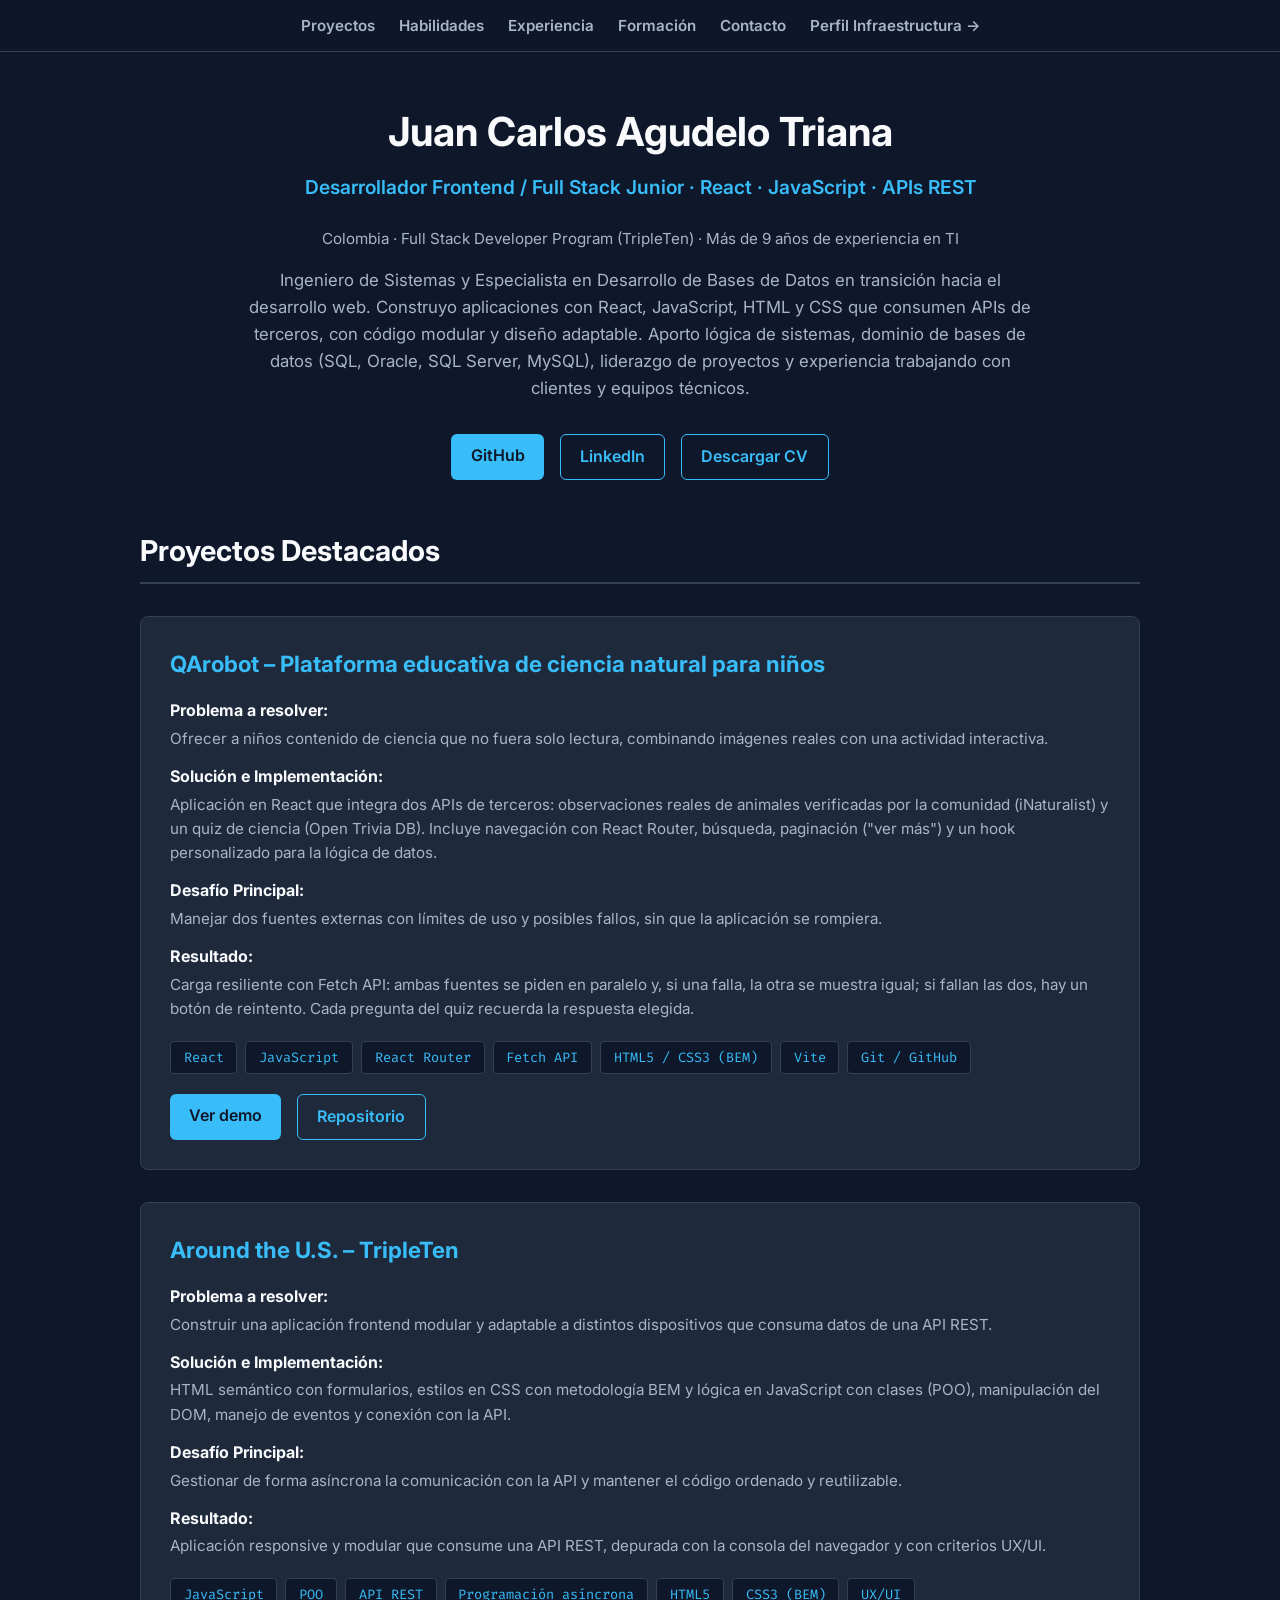
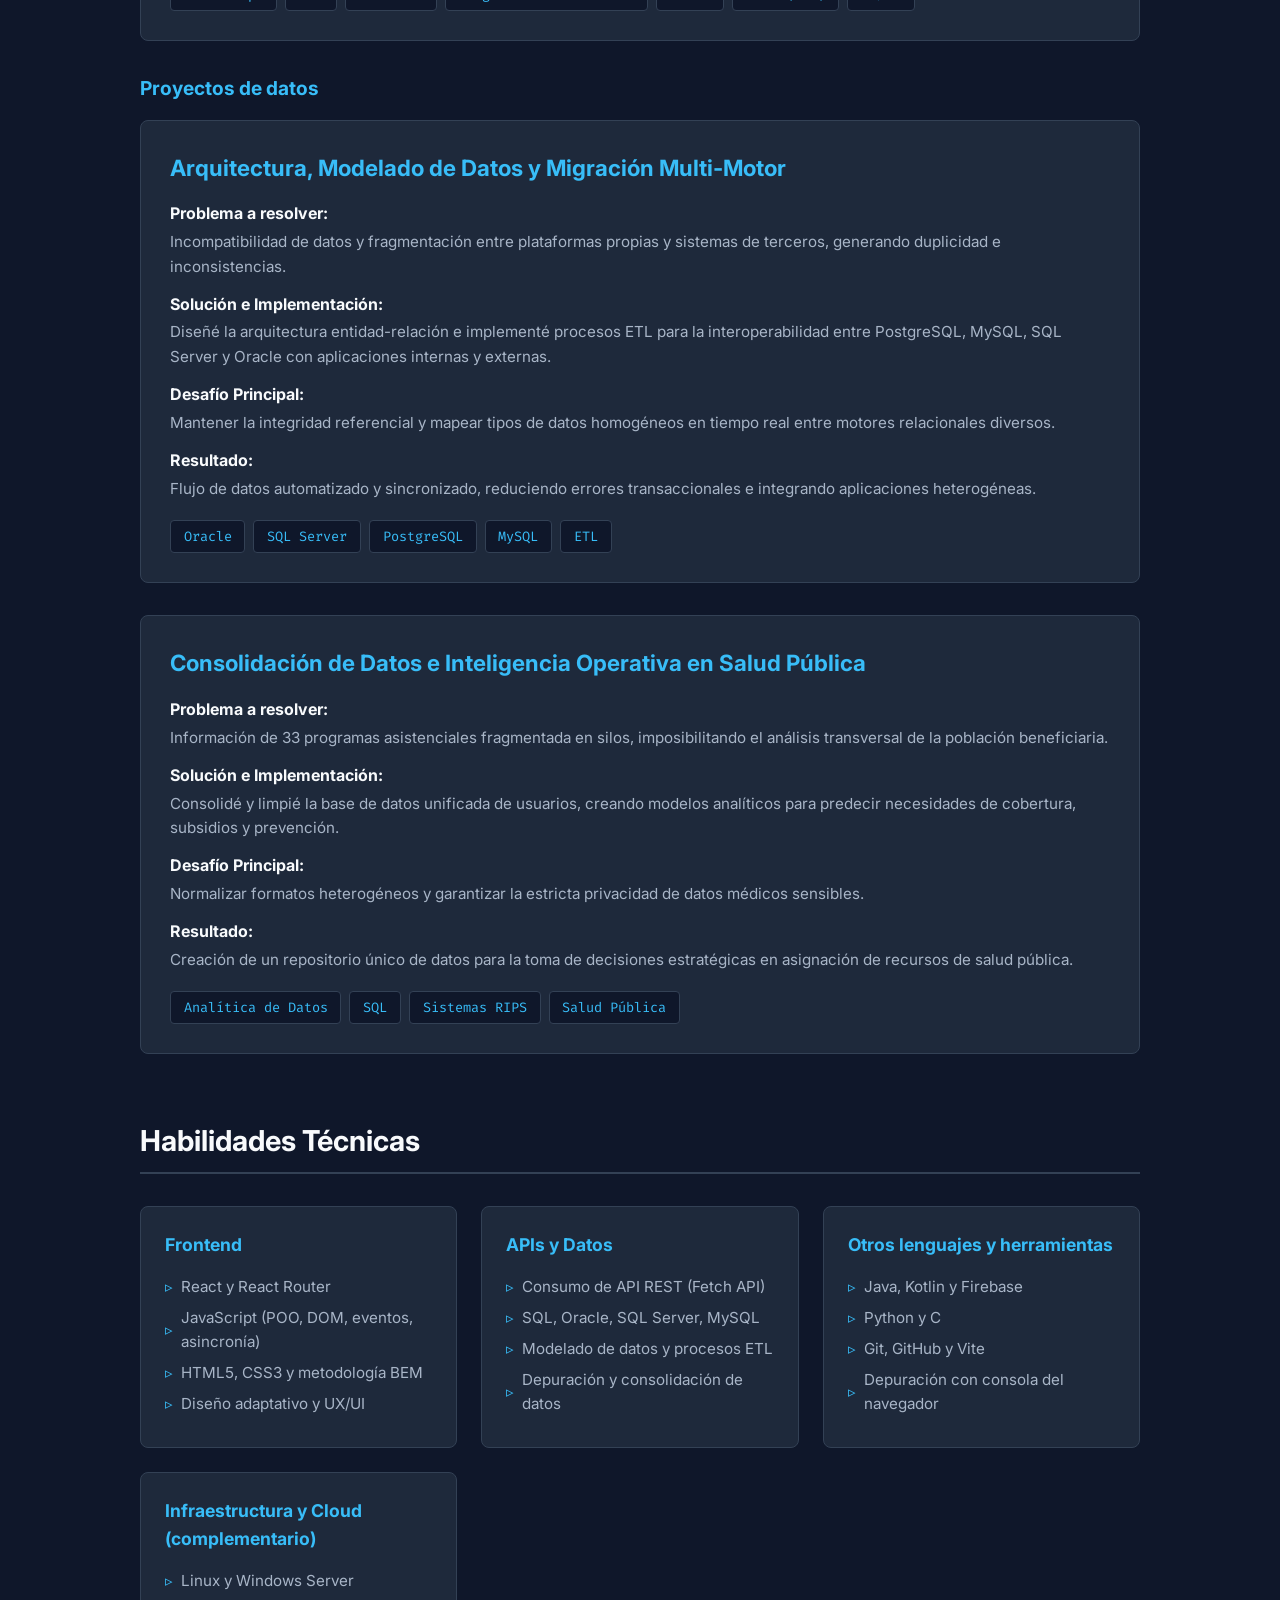
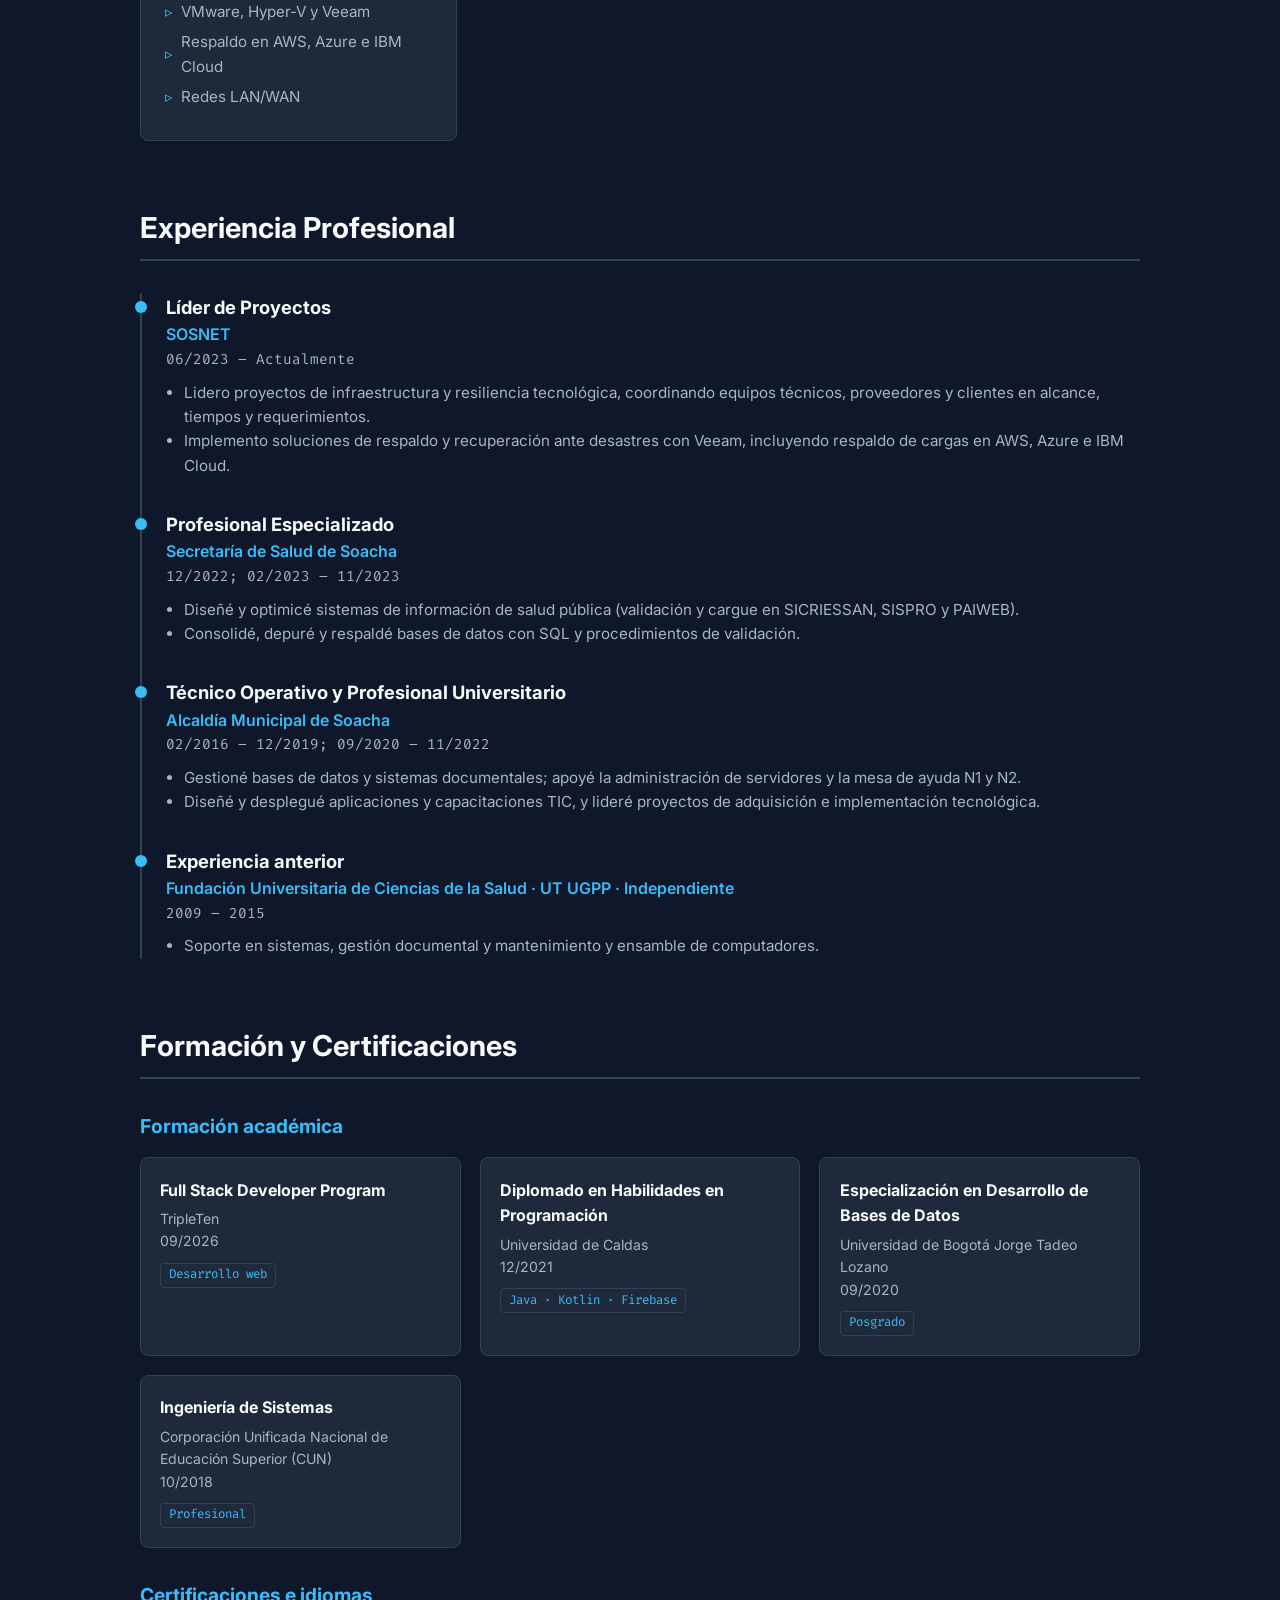
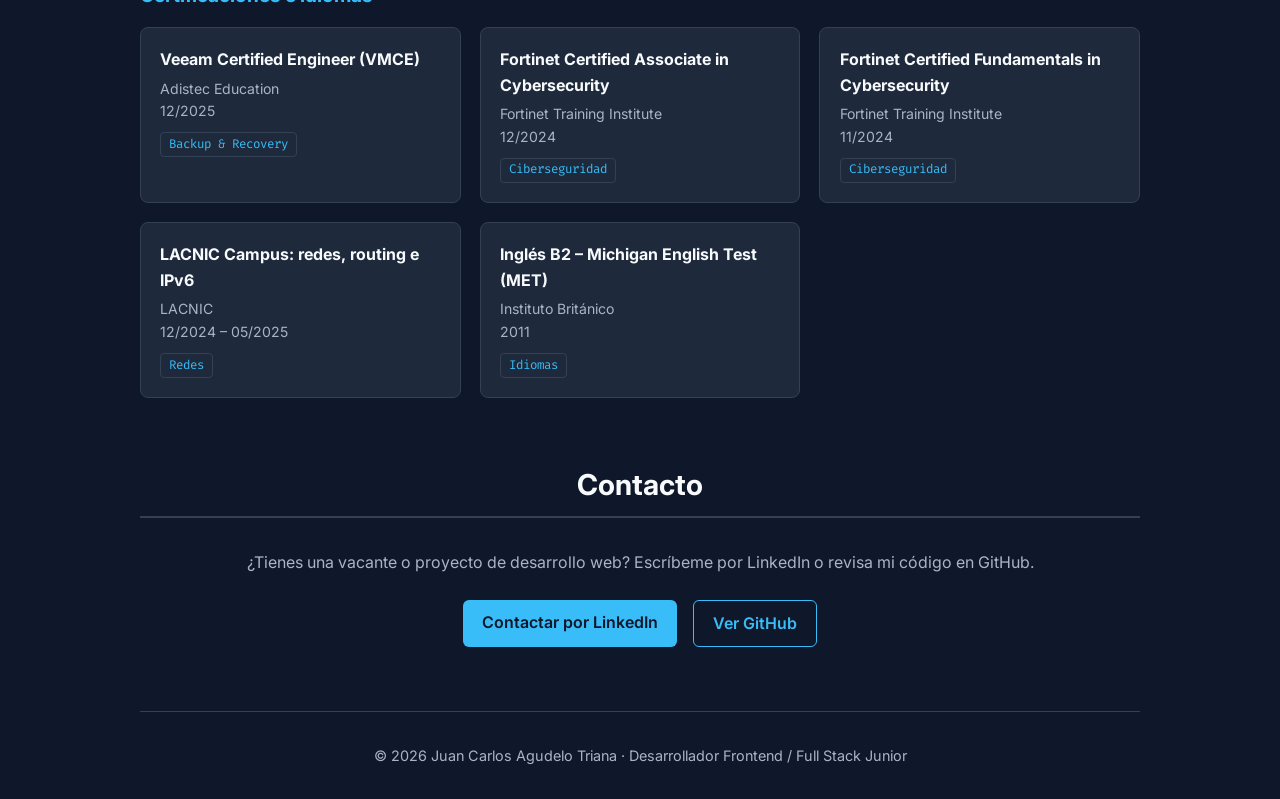
<file: index.html>
<!DOCTYPE html>
<html lang="es">
<head>
    <meta charset="UTF-8">
    <meta name="viewport" content="width=device-width, initial-scale=1.0">
    <title>Juan Carlos Agudelo Triana | Desarrollador Frontend / Full Stack Junior</title>
    <meta name="description" content="Portafolio de Juan Carlos Agudelo Triana, Desarrollador Frontend / Full Stack Junior con React, JavaScript, APIs REST y bases de datos. Ingeniero de Sistemas y Especialista en Desarrollo de Bases de Datos.">
    <meta name="author" content="Juan Carlos Agudelo Triana">
    <meta name="theme-color" content="#0f172a">
    <meta property="og:type" content="website">
    <meta property="og:title" content="Juan Carlos Agudelo Triana | Desarrollador Frontend / Full Stack Junior">
    <meta property="og:description" content="React, JavaScript, APIs REST y bases de datos. Proyecto destacado: QArobot.">
    <link rel="icon" href="data:image/svg+xml,%3Csvg xmlns='http://www.w3.org/2000/svg' viewBox='0 0 64 64'%3E%3Crect width='64' height='64' rx='12' fill='%230f172a'/%3E%3Ctext x='32' y='42' font-family='monospace' font-size='28' font-weight='700' fill='%2338bdf8' text-anchor='middle'%3EJA%3C/text%3E%3C/svg%3E">
    <link rel="preconnect" href="https://fonts.googleapis.com">
    <link href="https://fonts.googleapis.com/css2?family=Inter:wght@300;400;600;700&family=Fira+Code:wght@400;600&display=swap" rel="stylesheet">
    <link rel="stylesheet" href="styles.css">
</head>
<body>
    <a class="skip-link" href="#proyectos">Saltar al contenido</a>

    <nav class="topnav" aria-label="Navegación principal">
        <ul>
            <li><a href="#proyectos">Proyectos</a></li>
            <li><a href="#habilidades">Habilidades</a></li>
            <li><a href="#experiencia">Experiencia</a></li>
            <li><a href="#formacion">Formación</a></li>
            <li><a href="#contacto">Contacto</a></li>
            <li><a href="infraestructura.html">Perfil Infraestructura →</a></li>
        </ul>
    </nav>

    <header>
        <h1>Juan Carlos Agudelo Triana</h1>
        <p class="subtitle">Desarrollador Frontend / Full Stack Junior · React · JavaScript · APIs REST</p>
        <p class="location">Colombia · Full Stack Developer Program (TripleTen) · Más de 9 años de experiencia en TI</p>
        <p class="bio-summary">
            Ingeniero de Sistemas y Especialista en Desarrollo de Bases de Datos en transición hacia el desarrollo web. Construyo aplicaciones con React, JavaScript, HTML y CSS que consumen APIs de terceros, con código modular y diseño adaptable. Aporto lógica de sistemas, dominio de bases de datos (SQL, Oracle, SQL Server, MySQL), liderazgo de proyectos y experiencia trabajando con clientes y equipos técnicos.
        </p>
        <div class="social-links">
            <a href="https://github.com/Jnox925" target="_blank" rel="noopener noreferrer" class="btn">GitHub</a>
            <a href="https://www.linkedin.com/in/juan-carlos-agudelo-triana-115051198" target="_blank" rel="noopener noreferrer" class="btn btn-outline">LinkedIn</a>
            <!-- Agrega tu CV en PDF a esta carpeta con este nombre -->
            <a href="CV_Juan_Agudelo_Desarrollo_Web.pdf" download class="btn btn-outline">Descargar CV</a>
        </div>
    </header>

    <main>
        <section id="proyectos">
            <h2>Proyectos Destacados</h2>
            <div class="project-card">
                <h3 class="project-title">QArobot – Plataforma educativa de ciencia natural para niños</h3>
                <div class="project-block"><strong>Problema a resolver:</strong><p>Ofrecer a niños contenido de ciencia que no fuera solo lectura, combinando imágenes reales con una actividad interactiva.</p></div>
                <div class="project-block"><strong>Solución e Implementación:</strong><p>Aplicación en React que integra dos APIs de terceros: observaciones reales de animales verificadas por la comunidad (iNaturalist) y un quiz de ciencia (Open Trivia DB). Incluye navegación con React Router, búsqueda, paginación ("ver más") y un hook personalizado para la lógica de datos.</p></div>
                <div class="project-block"><strong>Desafío Principal:</strong><p>Manejar dos fuentes externas con límites de uso y posibles fallos, sin que la aplicación se rompiera.</p></div>
                <div class="project-block"><strong>Resultado:</strong><p>Carga resiliente con Fetch API: ambas fuentes se piden en paralelo y, si una falla, la otra se muestra igual; si fallan las dos, hay un botón de reintento. Cada pregunta del quiz recuerda la respuesta elegida.</p></div>
                <div class="tags"><span class="tag">React</span><span class="tag">JavaScript</span><span class="tag">React Router</span><span class="tag">Fetch API</span><span class="tag">HTML5 / CSS3 (BEM)</span><span class="tag">Vite</span><span class="tag">Git / GitHub</span></div>
                <div class="social-links project-links">
                    <a href="https://bdnox.strangled.net/projects" target="_blank" rel="noopener noreferrer" class="btn">Ver demo</a>
                    <a href="https://github.com/Jnox925/QArobot" target="_blank" rel="noopener noreferrer" class="btn btn-outline">Repositorio</a>
                </div>
            </div>

            <div class="project-card">
                <h3 class="project-title">Around the U.S. – TripleTen</h3>
                <div class="project-block"><strong>Problema a resolver:</strong><p>Construir una aplicación frontend modular y adaptable a distintos dispositivos que consuma datos de una API REST.</p></div>
                <div class="project-block"><strong>Solución e Implementación:</strong><p>HTML semántico con formularios, estilos en CSS con metodología BEM y lógica en JavaScript con clases (POO), manipulación del DOM, manejo de eventos y conexión con la API.</p></div>
                <div class="project-block"><strong>Desafío Principal:</strong><p>Gestionar de forma asíncrona la comunicación con la API y mantener el código ordenado y reutilizable.</p></div>
                <div class="project-block"><strong>Resultado:</strong><p>Aplicación responsive y modular que consume una API REST, depurada con la consola del navegador y con criterios UX/UI.</p></div>
                <div class="tags"><span class="tag">JavaScript</span><span class="tag">POO</span><span class="tag">API REST</span><span class="tag">Programación asíncrona</span><span class="tag">HTML5</span><span class="tag">CSS3 (BEM)</span><span class="tag">UX/UI</span></div>
                <!-- Agregar aquí botones "Ver demo" y "Repositorio" cuando tengas los enlaces -->
            </div>

            <h3 class="subhead">Proyectos de datos</h3>
            <div class="project-card">
                <h3 class="project-title">Arquitectura, Modelado de Datos y Migración Multi-Motor</h3>
                <div class="project-block">
                    <strong>Problema a resolver:</strong>
                    <p>Incompatibilidad de datos y fragmentación entre plataformas propias y sistemas de terceros, generando duplicidad e inconsistencias.</p>
                </div>
                <div class="project-block">
                    <strong>Solución e Implementación:</strong>
                    <p>Diseñé la arquitectura entidad-relación e implementé procesos ETL para la interoperabilidad entre PostgreSQL, MySQL, SQL Server y Oracle con aplicaciones internas y externas.</p>
                </div>
                <div class="project-block">
                    <strong>Desafío Principal:</strong>
                    <p>Mantener la integridad referencial y mapear tipos de datos homogéneos en tiempo real entre motores relacionales diversos.</p>
                </div>
                <div class="project-block">
                    <strong>Resultado:</strong>
                    <p>Flujo de datos automatizado y sincronizado, reduciendo errores transaccionales e integrando aplicaciones heterogéneas.</p>
                </div>
                <div class="tags">
                    <span class="tag">Oracle</span>
                    <span class="tag">SQL Server</span>
                    <span class="tag">PostgreSQL</span>
                    <span class="tag">MySQL</span>
                    <span class="tag">ETL</span>
                </div>
            </div>

            <div class="project-card">
                <h3 class="project-title">Consolidación de Datos e Inteligencia Operativa en Salud Pública</h3>
                <div class="project-block">
                    <strong>Problema a resolver:</strong>
                    <p>Información de 33 programas asistenciales fragmentada en silos, imposibilitando el análisis transversal de la población beneficiaria.</p>
                </div>
                <div class="project-block">
                    <strong>Solución e Implementación:</strong>
                    <p>Consolidé y limpié la base de datos unificada de usuarios, creando modelos analíticos para predecir necesidades de cobertura, subsidios y prevención.</p>
                </div>
                <div class="project-block">
                    <strong>Desafío Principal:</strong>
                    <p>Normalizar formatos heterogéneos y garantizar la estricta privacidad de datos médicos sensibles.</p>
                </div>
                <div class="project-block">
                    <strong>Resultado:</strong>
                    <p>Creación de un repositorio único de datos para la toma de decisiones estratégicas en asignación de recursos de salud pública.</p>
                </div>
                <div class="tags">
                    <span class="tag">Analítica de Datos</span>
                    <span class="tag">SQL</span>
                    <span class="tag">Sistemas RIPS</span>
                    <span class="tag">Salud Pública</span>
                </div>
            </div>
        </section>

        <section id="habilidades">
            <h2>Habilidades Técnicas</h2>
            <div class="skills-grid"><div class="skill-category"><h3>Frontend</h3><ul><li>React y React Router</li><li>JavaScript (POO, DOM, eventos, asincronía)</li><li>HTML5, CSS3 y metodología BEM</li><li>Diseño adaptativo y UX/UI</li></ul></div><div class="skill-category"><h3>APIs y Datos</h3><ul><li>Consumo de API REST (Fetch API)</li><li>SQL, Oracle, SQL Server, MySQL</li><li>Modelado de datos y procesos ETL</li><li>Depuración y consolidación de datos</li></ul></div><div class="skill-category"><h3>Otros lenguajes y herramientas</h3><ul><li>Java, Kotlin y Firebase</li><li>Python y C</li><li>Git, GitHub y Vite</li><li>Depuración con consola del navegador</li></ul></div><div class="skill-category"><h3>Infraestructura y Cloud (complementario)</h3><ul><li>Linux y Windows Server</li><li>VMware, Hyper-V y Veeam</li><li>Respaldo en AWS, Azure e IBM Cloud</li><li>Redes LAN/WAN</li></ul></div></div>
        </section>

        <section id="experiencia">
            <h2>Experiencia Profesional</h2>
            <div class="timeline"><div class="job"><h3>Líder de Proyectos</h3><p class="org">SOSNET</p><p class="period">06/2023 – Actualmente</p><ul><li>Lidero proyectos de infraestructura y resiliencia tecnológica, coordinando equipos técnicos, proveedores y clientes en alcance, tiempos y requerimientos.</li><li>Implemento soluciones de respaldo y recuperación ante desastres con Veeam, incluyendo respaldo de cargas en AWS, Azure e IBM Cloud.</li></ul></div><div class="job"><h3>Profesional Especializado</h3><p class="org">Secretaría de Salud de Soacha</p><p class="period">12/2022; 02/2023 – 11/2023</p><ul><li>Diseñé y optimicé sistemas de información de salud pública (validación y cargue en SICRIESSAN, SISPRO y PAIWEB).</li><li>Consolidé, depuré y respaldé bases de datos con SQL y procedimientos de validación.</li></ul></div><div class="job"><h3>Técnico Operativo y Profesional Universitario</h3><p class="org">Alcaldía Municipal de Soacha</p><p class="period">02/2016 – 12/2019; 09/2020 – 11/2022</p><ul><li>Gestioné bases de datos y sistemas documentales; apoyé la administración de servidores y la mesa de ayuda N1 y N2.</li><li>Diseñé y desplegué aplicaciones y capacitaciones TIC, y lideré proyectos de adquisición e implementación tecnológica.</li></ul></div><div class="job"><h3>Experiencia anterior</h3><p class="org">Fundación Universitaria de Ciencias de la Salud · UT UGPP · Independiente</p><p class="period">2009 – 2015</p><ul><li>Soporte en sistemas, gestión documental y mantenimiento y ensamble de computadores.</li></ul></div></div>
        </section>

        <section id="formacion">
            <h2>Formación y Certificaciones</h2>
            <h3 class="subhead">Formación académica</h3>
            <div class="cards-grid"><div class="mini-card"><h3>Full Stack Developer Program</h3><p class="meta">TripleTen<br>09/2026</p><span class="badge">Desarrollo web</span></div><div class="mini-card"><h3>Diplomado en Habilidades en Programación</h3><p class="meta">Universidad de Caldas<br>12/2021</p><span class="badge">Java · Kotlin · Firebase</span></div><div class="mini-card"><h3>Especialización en Desarrollo de Bases de Datos</h3><p class="meta">Universidad de Bogotá Jorge Tadeo Lozano<br>09/2020</p><span class="badge">Posgrado</span></div><div class="mini-card"><h3>Ingeniería de Sistemas</h3><p class="meta">Corporación Unificada Nacional de Educación Superior (CUN)<br>10/2018</p><span class="badge">Profesional</span></div></div>
            <h3 class="subhead">Certificaciones e idiomas</h3>
            <div class="cards-grid"><div class="mini-card"><h3>Veeam Certified Engineer (VMCE)</h3><p class="meta">Adistec Education<br>12/2025</p><span class="badge">Backup & Recovery</span></div><div class="mini-card"><h3>Fortinet Certified Associate in Cybersecurity</h3><p class="meta">Fortinet Training Institute<br>12/2024</p><span class="badge">Ciberseguridad</span></div><div class="mini-card"><h3>Fortinet Certified Fundamentals in Cybersecurity</h3><p class="meta">Fortinet Training Institute<br>11/2024</p><span class="badge">Ciberseguridad</span></div><div class="mini-card"><h3>LACNIC Campus: redes, routing e IPv6</h3><p class="meta">LACNIC<br>12/2024 – 05/2025</p><span class="badge">Redes</span></div><div class="mini-card"><h3>Inglés B2 – Michigan English Test (MET)</h3><p class="meta">Instituto Británico<br>2011</p><span class="badge">Idiomas</span></div></div>
        </section>

        <section id="contacto" class="contact">
            <h2>Contacto</h2>
            <p>¿Tienes una vacante o proyecto de desarrollo web? Escríbeme por LinkedIn o revisa mi código en GitHub.</p>
            <div class="social-links">
                <a href="https://www.linkedin.com/in/juan-carlos-agudelo-triana-115051198" target="_blank" rel="noopener noreferrer" class="btn">Contactar por LinkedIn</a>
                <a href="https://github.com/Jnox925" target="_blank" rel="noopener noreferrer" class="btn btn-outline">Ver GitHub</a>
            </div>
        </section>
    </main>

    <footer>
        <p>&copy; 2026 Juan Carlos Agudelo Triana · Desarrollador Frontend / Full Stack Junior</p>
    </footer>
</body>
</html>
</file>
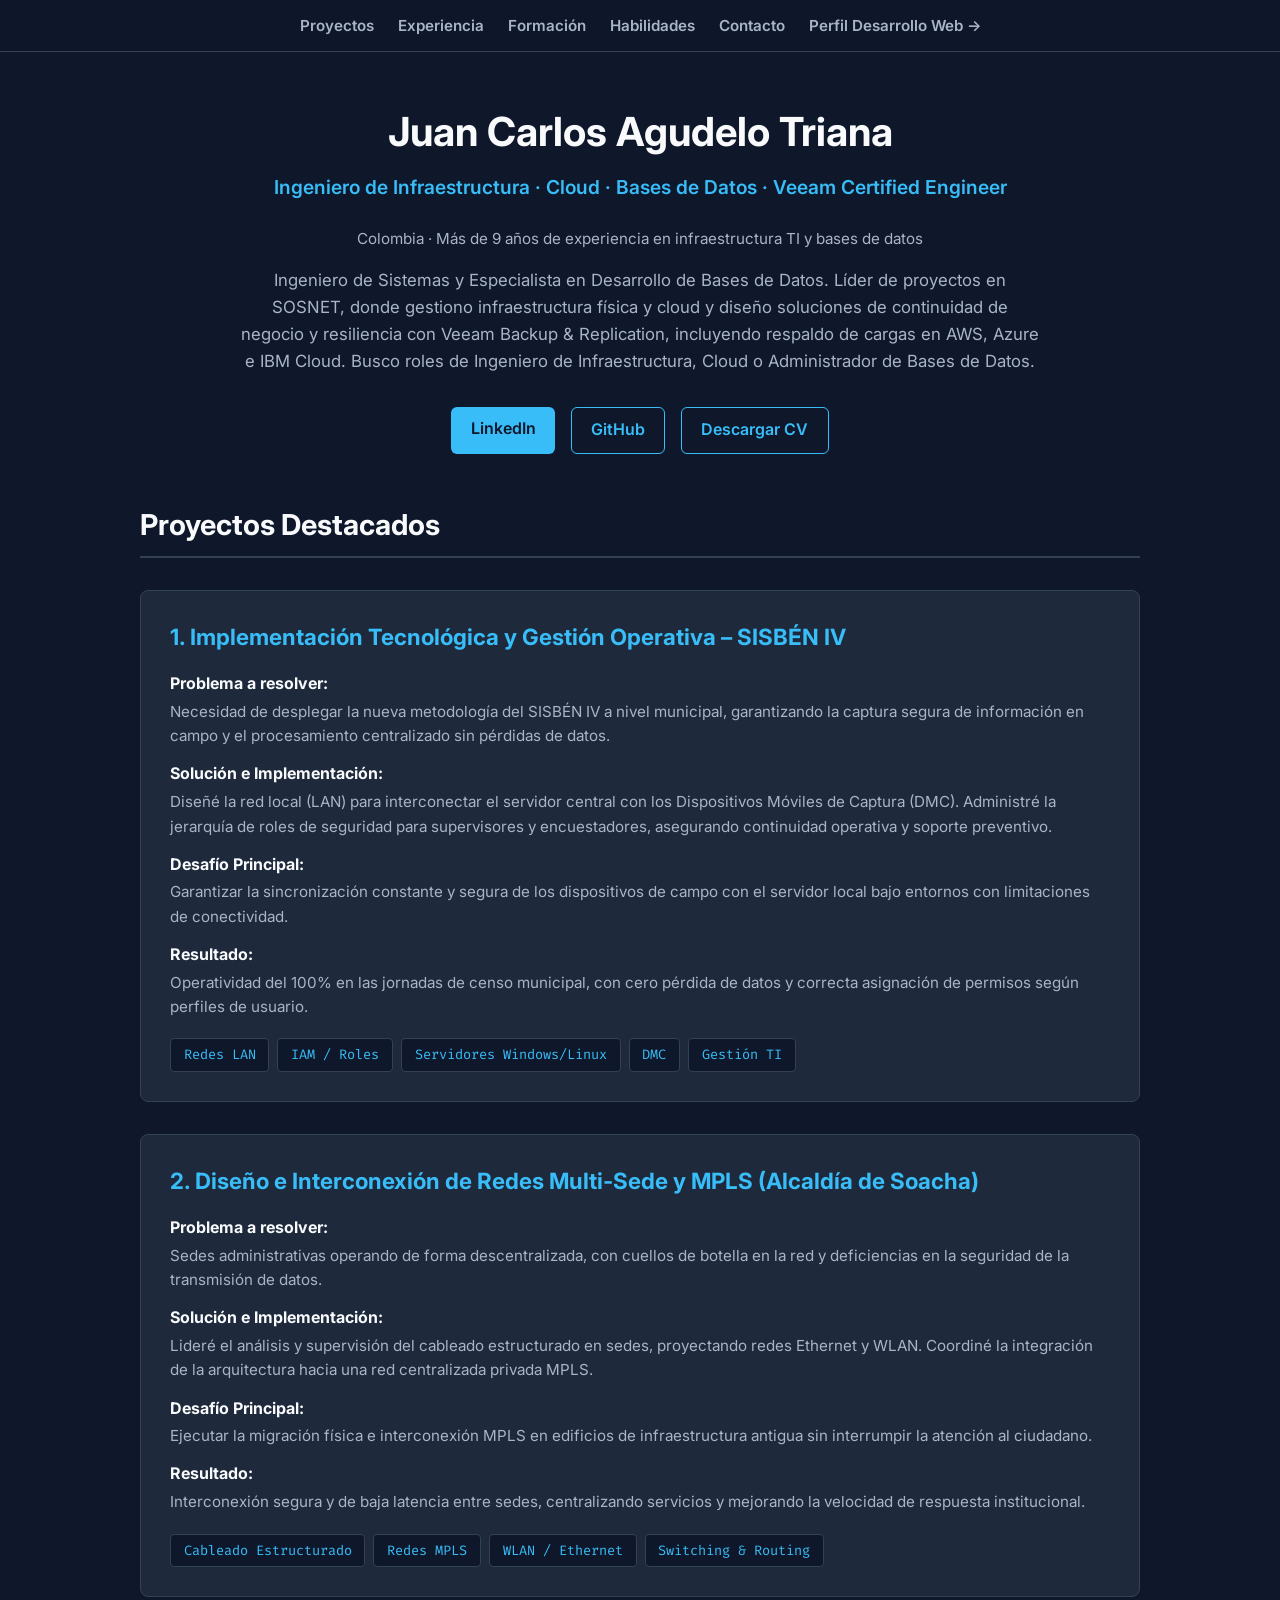
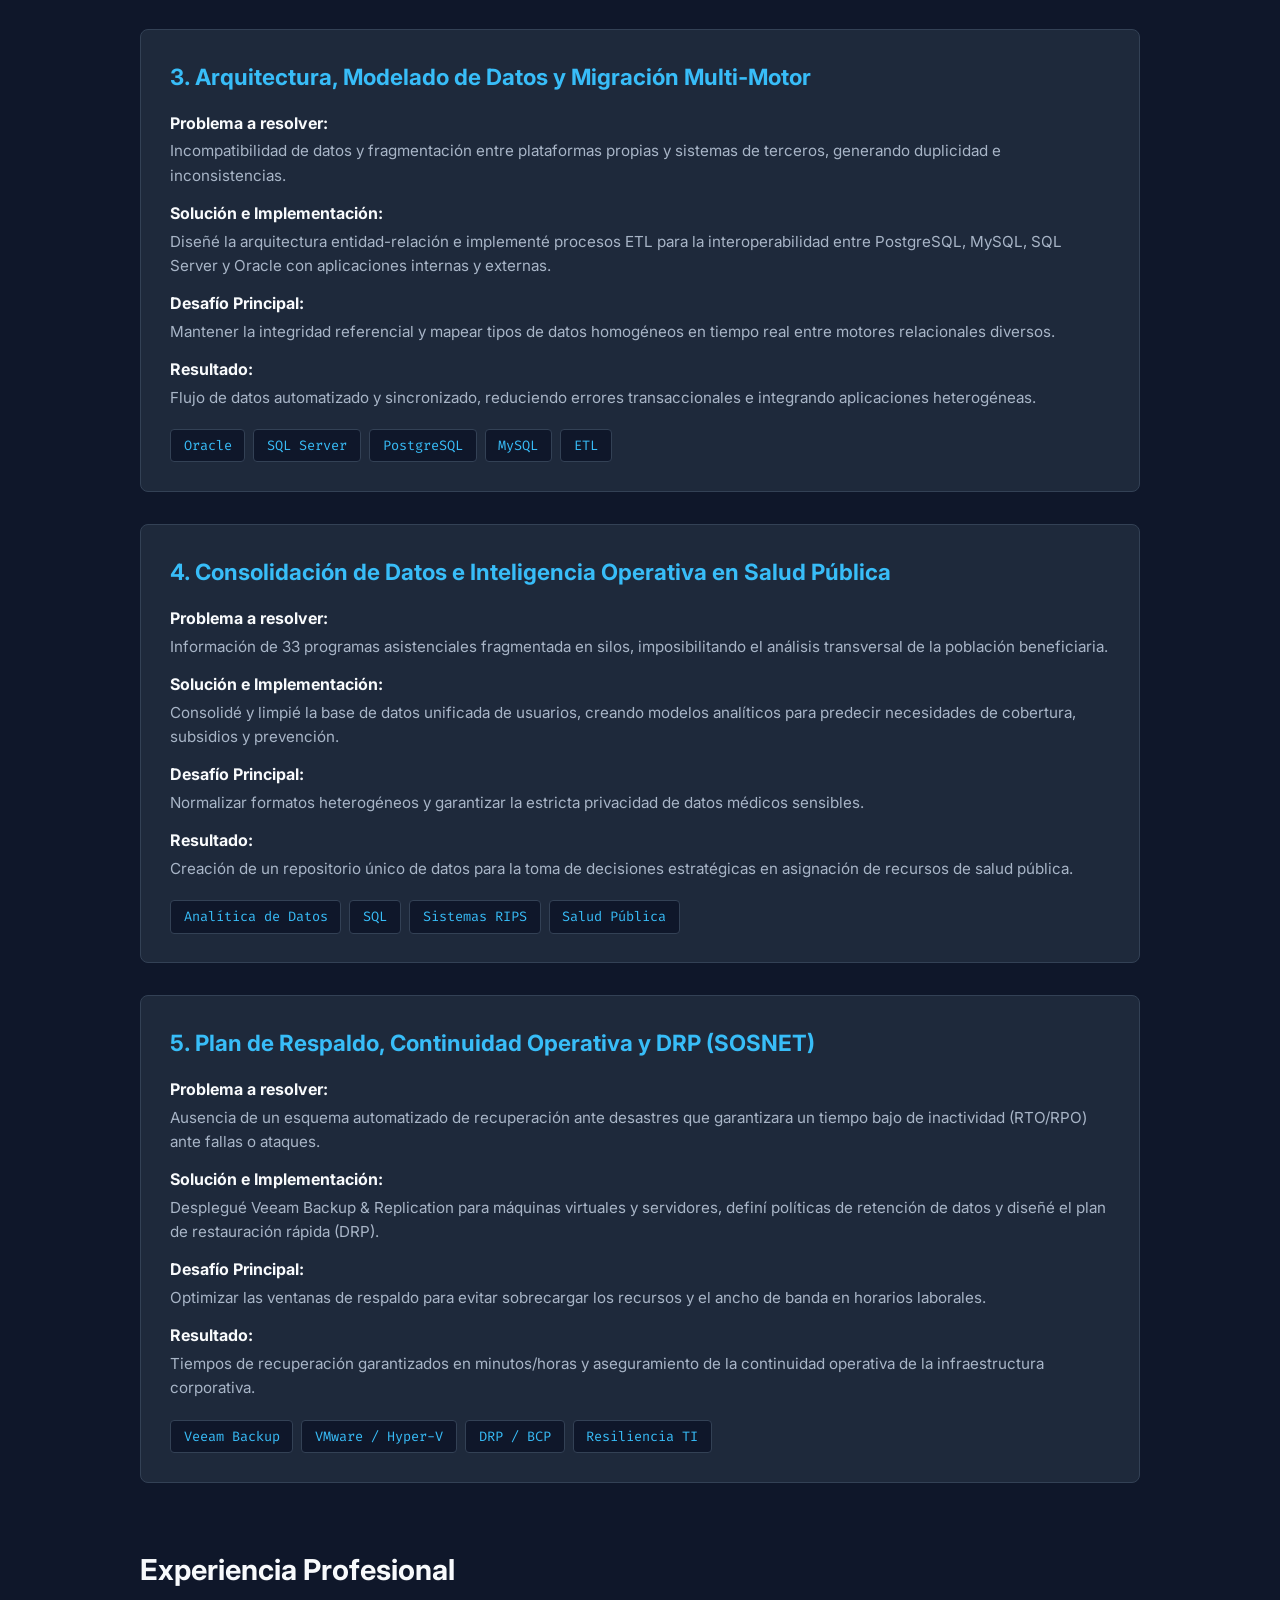
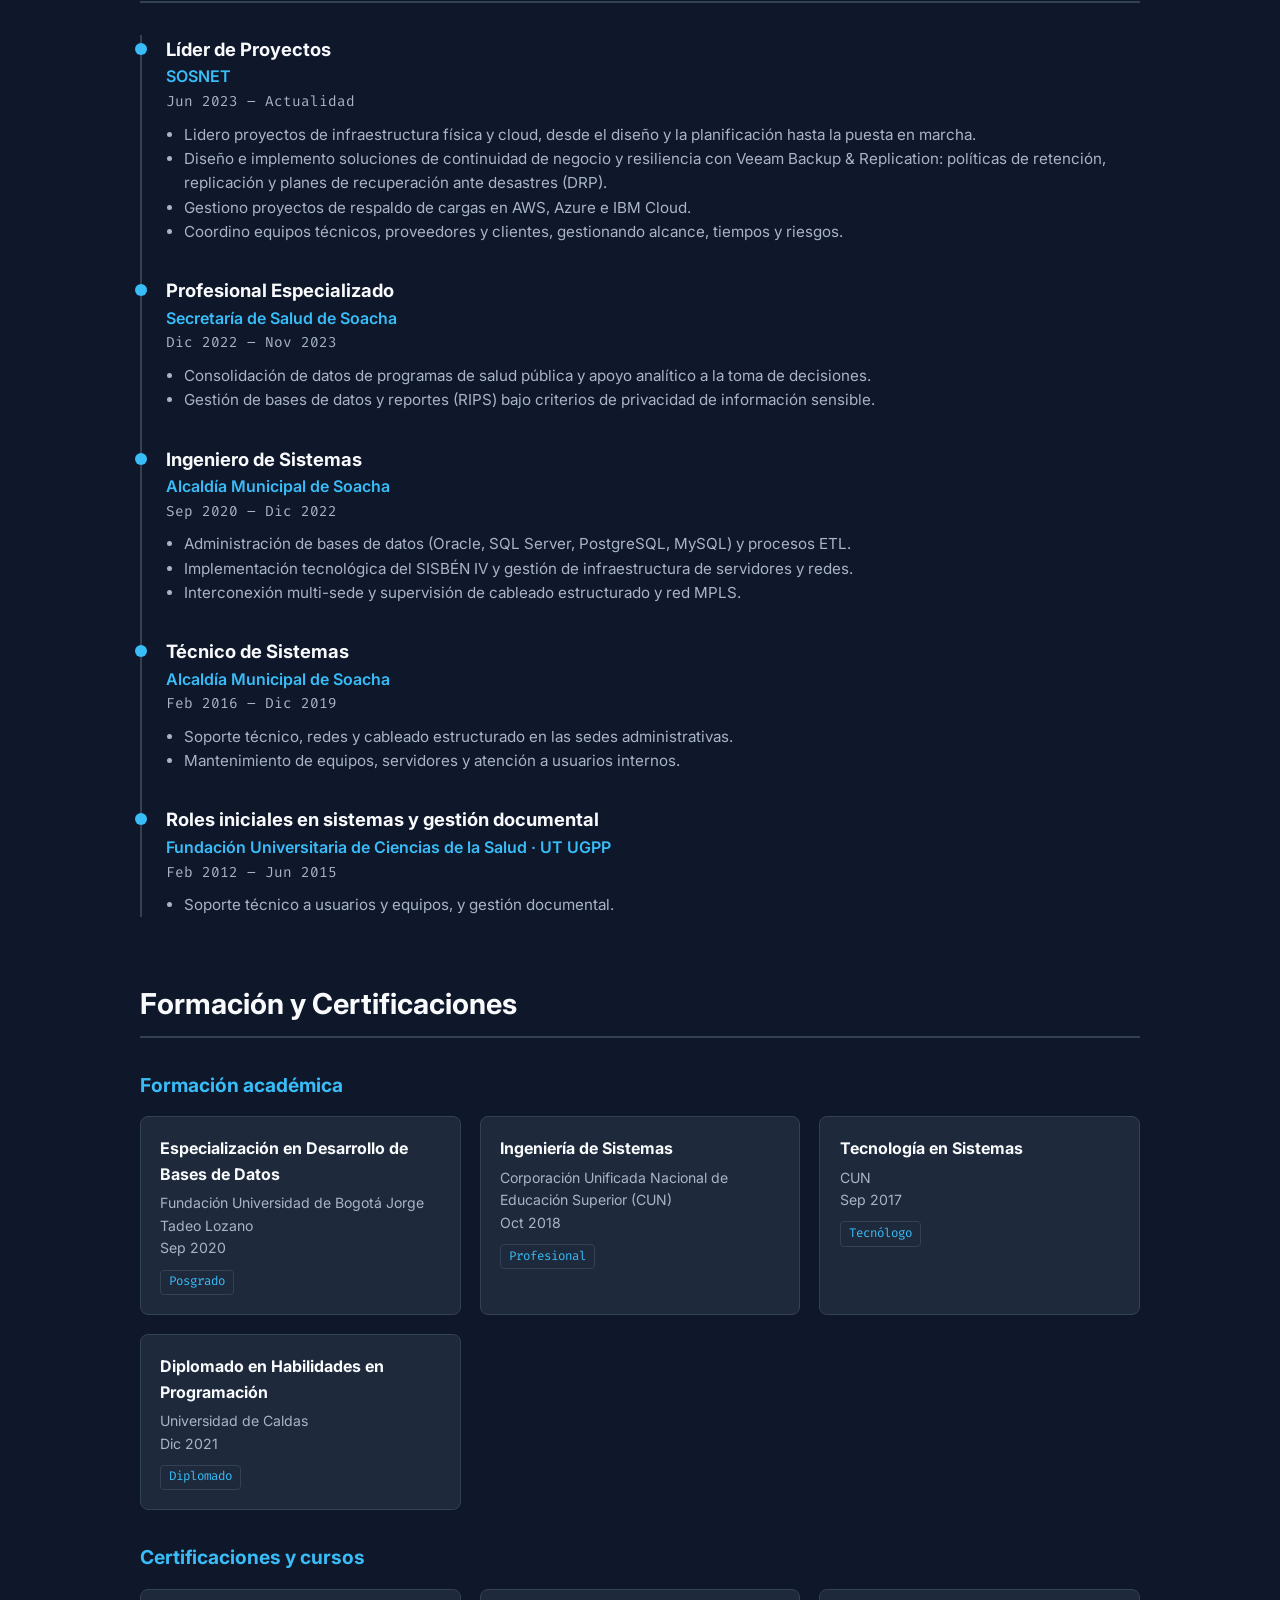
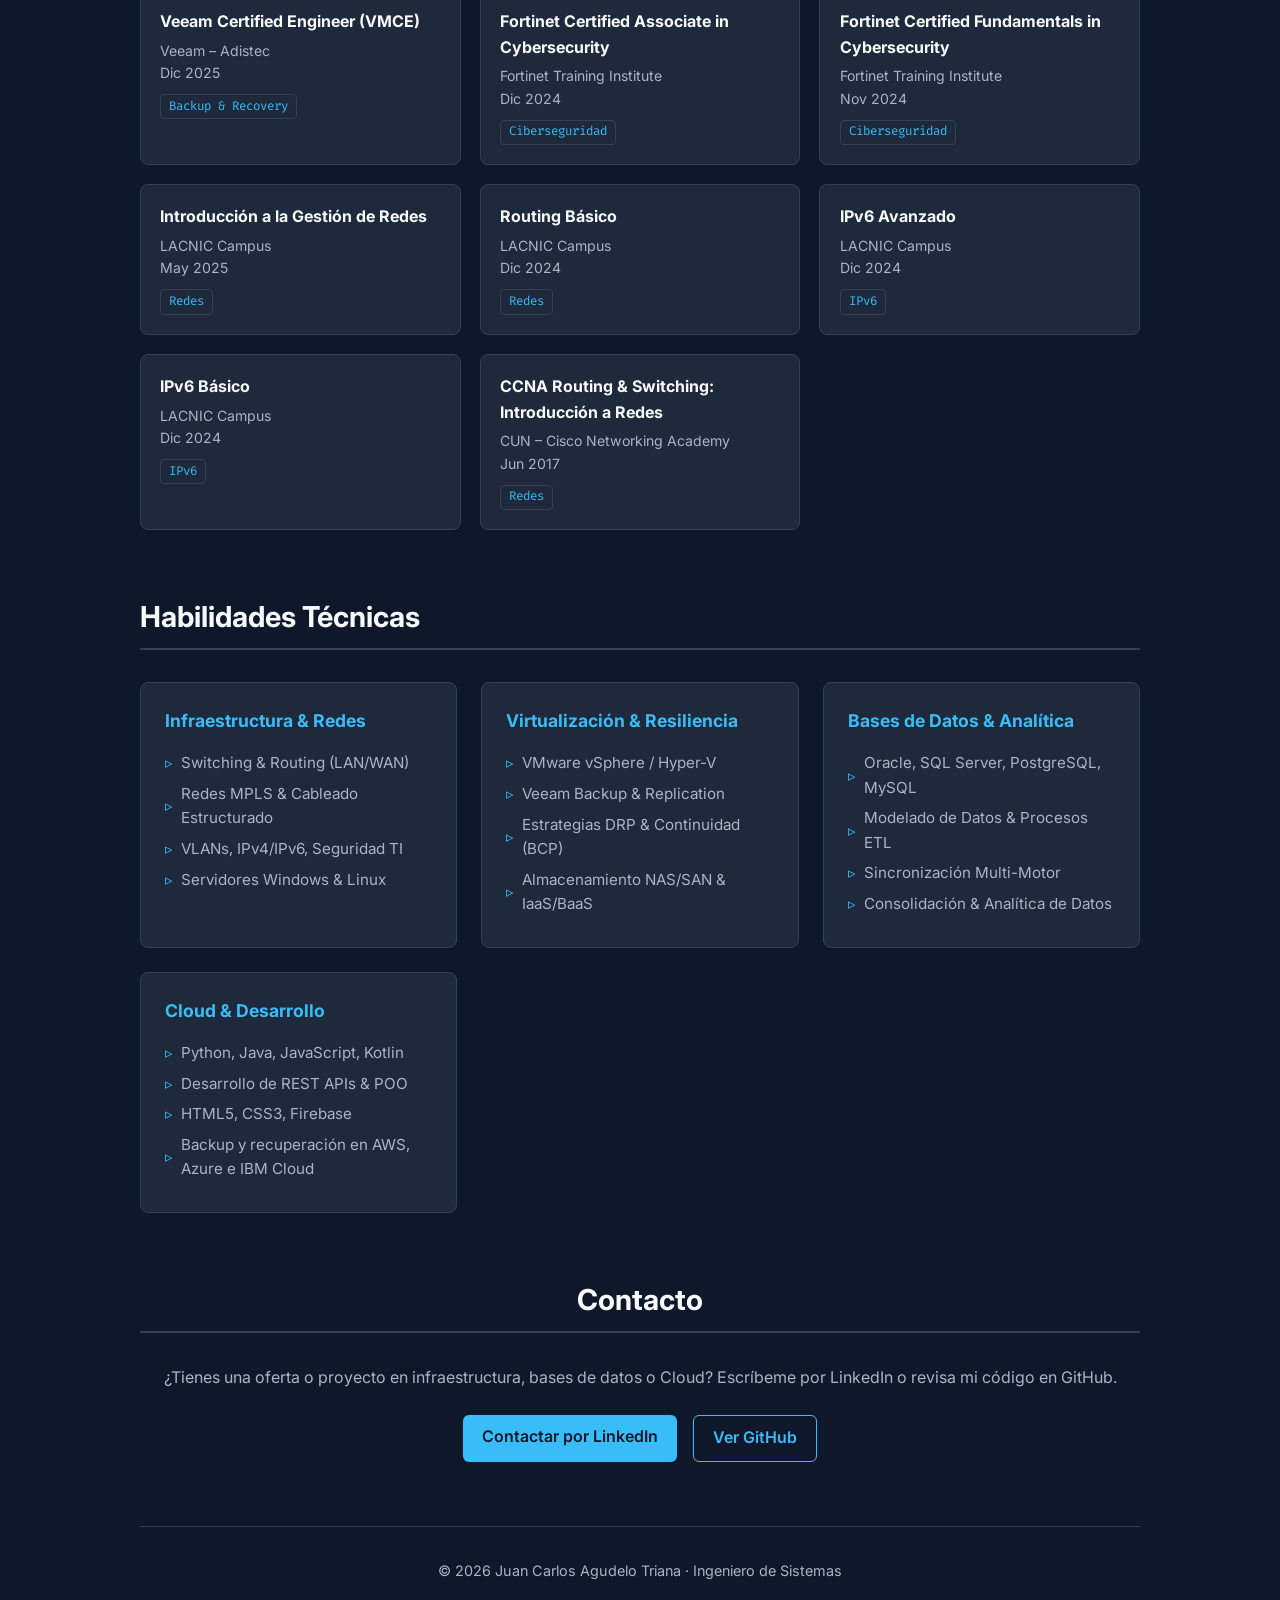
<file: infraestructura.html>
<!DOCTYPE html>
<html lang="es">
<head>
    <meta charset="UTF-8">
    <meta name="viewport" content="width=device-width, initial-scale=1.0">
    <title>Juan Carlos Agudelo Triana | Ingeniero de Infraestructura, Cloud y Bases de Datos</title>
    <meta name="description" content="Juan Carlos Agudelo Triana, Ingeniero de Sistemas y Especialista en Desarrollo de Bases de Datos. Líder de proyectos en infraestructura, cloud y continuidad de negocio con Veeam (Veeam Certified Engineer).">
    <meta name="author" content="Juan Carlos Agudelo Triana">
    <meta name="theme-color" content="#0f172a">
    <meta property="og:type" content="website">
    <meta property="og:title" content="Juan Carlos Agudelo Triana | Infraestructura, Cloud y Bases de Datos">
    <meta property="og:description" content="Infraestructura TI, redes, bases de datos y resiliencia operativa (Veeam Certified Engineer).">
    <link rel="icon" href="data:image/svg+xml,%3Csvg xmlns='http://www.w3.org/2000/svg' viewBox='0 0 64 64'%3E%3Crect width='64' height='64' rx='12' fill='%230f172a'/%3E%3Ctext x='32' y='42' font-family='monospace' font-size='28' font-weight='700' fill='%2338bdf8' text-anchor='middle'%3EJA%3C/text%3E%3C/svg%3E">
    <link rel="preconnect" href="https://fonts.googleapis.com">
    <link href="https://fonts.googleapis.com/css2?family=Inter:wght@300;400;600;700&family=Fira+Code:wght@400;600&display=swap" rel="stylesheet">
    <link rel="stylesheet" href="styles.css">
</head>
<body>
    <a class="skip-link" href="#proyectos">Saltar al contenido</a>

    <nav class="topnav" aria-label="Navegación principal">
        <ul>
            <li><a href="#proyectos">Proyectos</a></li>
            <li><a href="#experiencia">Experiencia</a></li>
            <li><a href="#formacion">Formación</a></li>
            <li><a href="#habilidades">Habilidades</a></li>
            <li><a href="#contacto">Contacto</a></li>
            <li><a href="index.html">Perfil Desarrollo Web →</a></li>
        </ul>
    </nav>

    <header>
        <h1>Juan Carlos Agudelo Triana</h1>
        <p class="subtitle">Ingeniero de Infraestructura · Cloud · Bases de Datos · Veeam Certified Engineer</p>
        <p class="location">Colombia · Más de 9 años de experiencia en infraestructura TI y bases de datos</p>
        <p class="bio-summary">
            Ingeniero de Sistemas y Especialista en Desarrollo de Bases de Datos. Líder de proyectos en SOSNET, donde gestiono infraestructura física y cloud y diseño soluciones de continuidad de negocio y resiliencia con Veeam Backup &amp; Replication, incluyendo respaldo de cargas en AWS, Azure e IBM Cloud. Busco roles de Ingeniero de Infraestructura, Cloud o Administrador de Bases de Datos.
        </p>
        <div class="social-links">
            <a href="https://www.linkedin.com/in/juan-carlos-agudelo-triana-115051198" target="_blank" rel="noopener noreferrer" class="btn">LinkedIn</a>
            <a href="https://github.com/Jnox925" target="_blank" rel="noopener noreferrer" class="btn btn-outline">GitHub</a>
            <!-- Agrega tu CV en PDF a esta carpeta con este nombre -->
            <a href="JUAN_AGUDELO_CV.pdf" download class="btn btn-outline">Descargar CV</a>
        </div>
    </header>

    <main>
        <!-- SECCIÓN PROYECTOS -->
        <section id="proyectos">
            <h2>Proyectos Destacados</h2>

            <!-- Proyecto 1 -->
            <div class="project-card">
                <h3 class="project-title">1. Implementación Tecnológica y Gestión Operativa – SISBÉN IV</h3>
                <div class="project-block">
                    <strong>Problema a resolver:</strong>
                    <p>Necesidad de desplegar la nueva metodología del SISBÉN IV a nivel municipal, garantizando la captura segura de información en campo y el procesamiento centralizado sin pérdidas de datos.</p>
                </div>
                <div class="project-block">
                    <strong>Solución e Implementación:</strong>
                    <p>Diseñé la red local (LAN) para interconectar el servidor central con los Dispositivos Móviles de Captura (DMC). Administré la jerarquía de roles de seguridad para supervisores y encuestadores, asegurando continuidad operativa y soporte preventivo.</p>
                </div>
                <div class="project-block">
                    <strong>Desafío Principal:</strong>
                    <p>Garantizar la sincronización constante y segura de los dispositivos de campo con el servidor local bajo entornos con limitaciones de conectividad.</p>
                </div>
                <div class="project-block">
                    <strong>Resultado:</strong>
                    <p>Operatividad del 100% en las jornadas de censo municipal, con cero pérdida de datos y correcta asignación de permisos según perfiles de usuario.</p>
                </div>
                <div class="tags">
                    <span class="tag">Redes LAN</span>
                    <span class="tag">IAM / Roles</span>
                    <span class="tag">Servidores Windows/Linux</span>
                    <span class="tag">DMC</span>
                    <span class="tag">Gestión TI</span>
                </div>
            </div>

            <!-- Proyecto 2 -->
            <div class="project-card">
                <h3 class="project-title">2. Diseño e Interconexión de Redes Multi-Sede y MPLS (Alcaldía de Soacha)</h3>
                <div class="project-block">
                    <strong>Problema a resolver:</strong>
                    <p>Sedes administrativas operando de forma descentralizada, con cuellos de botella en la red y deficiencias en la seguridad de la transmisión de datos.</p>
                </div>
                <div class="project-block">
                    <strong>Solución e Implementación:</strong>
                    <p>Lideré el análisis y supervisión del cableado estructurado en sedes, proyectando redes Ethernet y WLAN. Coordiné la integración de la arquitectura hacia una red centralizada privada MPLS.</p>
                </div>
                <div class="project-block">
                    <strong>Desafío Principal:</strong>
                    <p>Ejecutar la migración física e interconexión MPLS en edificios de infraestructura antigua sin interrumpir la atención al ciudadano.</p>
                </div>
                <div class="project-block">
                    <strong>Resultado:</strong>
                    <p>Interconexión segura y de baja latencia entre sedes, centralizando servicios y mejorando la velocidad de respuesta institucional.</p>
                </div>
                <div class="tags">
                    <span class="tag">Cableado Estructurado</span>
                    <span class="tag">Redes MPLS</span>
                    <span class="tag">WLAN / Ethernet</span>
                    <span class="tag">Switching & Routing</span>
                </div>
            </div>

            <!-- Proyecto 3 -->
            <div class="project-card">
                <h3 class="project-title">3. Arquitectura, Modelado de Datos y Migración Multi-Motor</h3>
                <div class="project-block">
                    <strong>Problema a resolver:</strong>
                    <p>Incompatibilidad de datos y fragmentación entre plataformas propias y sistemas de terceros, generando duplicidad e inconsistencias.</p>
                </div>
                <div class="project-block">
                    <strong>Solución e Implementación:</strong>
                    <p>Diseñé la arquitectura entidad-relación e implementé procesos ETL para la interoperabilidad entre PostgreSQL, MySQL, SQL Server y Oracle con aplicaciones internas y externas.</p>
                </div>
                <div class="project-block">
                    <strong>Desafío Principal:</strong>
                    <p>Mantener la integridad referencial y mapear tipos de datos homogéneos en tiempo real entre motores relacionales diversos.</p>
                </div>
                <div class="project-block">
                    <strong>Resultado:</strong>
                    <p>Flujo de datos automatizado y sincronizado, reduciendo errores transaccionales e integrando aplicaciones heterogéneas.</p>
                </div>
                <div class="tags">
                    <span class="tag">Oracle</span>
                    <span class="tag">SQL Server</span>
                    <span class="tag">PostgreSQL</span>
                    <span class="tag">MySQL</span>
                    <span class="tag">ETL</span>
                </div>
            </div>

            <!-- Proyecto 4 -->
            <div class="project-card">
                <h3 class="project-title">4. Consolidación de Datos e Inteligencia Operativa en Salud Pública</h3>
                <div class="project-block">
                    <strong>Problema a resolver:</strong>
                    <p>Información de 33 programas asistenciales fragmentada en silos, imposibilitando el análisis transversal de la población beneficiaria.</p>
                </div>
                <div class="project-block">
                    <strong>Solución e Implementación:</strong>
                    <p>Consolidé y limpié la base de datos unificada de usuarios, creando modelos analíticos para predecir necesidades de cobertura, subsidios y prevención.</p>
                </div>
                <div class="project-block">
                    <strong>Desafío Principal:</strong>
                    <p>Normalizar formatos heterogéneos y garantizar la estricta privacidad de datos médicos sensibles.</p>
                </div>
                <div class="project-block">
                    <strong>Resultado:</strong>
                    <p>Creación de un repositorio único de datos para la toma de decisiones estratégicas en asignación de recursos de salud pública.</p>
                </div>
                <div class="tags">
                    <span class="tag">Analítica de Datos</span>
                    <span class="tag">SQL</span>
                    <span class="tag">Sistemas RIPS</span>
                    <span class="tag">Salud Pública</span>
                </div>
            </div>

            <!-- Proyecto 5 -->
            <div class="project-card">
                <h3 class="project-title">5. Plan de Respaldo, Continuidad Operativa y DRP (SOSNET)</h3>
                <div class="project-block">
                    <strong>Problema a resolver:</strong>
                    <p>Ausencia de un esquema automatizado de recuperación ante desastres que garantizara un tiempo bajo de inactividad (RTO/RPO) ante fallas o ataques.</p>
                </div>
                <div class="project-block">
                    <strong>Solución e Implementación:</strong>
                    <p>Desplegué Veeam Backup & Replication para máquinas virtuales y servidores, definí políticas de retención de datos y diseñé el plan de restauración rápida (DRP).</p>
                </div>
                <div class="project-block">
                    <strong>Desafío Principal:</strong>
                    <p>Optimizar las ventanas de respaldo para evitar sobrecargar los recursos y el ancho de banda en horarios laborales.</p>
                </div>
                <div class="project-block">
                    <strong>Resultado:</strong>
                    <p>Tiempos de recuperación garantizados en minutos/horas y aseguramiento de la continuidad operativa de la infraestructura corporativa.</p>
                </div>
                <div class="tags">
                    <span class="tag">Veeam Backup</span>
                    <span class="tag">VMware / Hyper-V</span>
                    <span class="tag">DRP / BCP</span>
                    <span class="tag">Resiliencia TI</span>
                </div>
            </div>

        </section>

        <section id="experiencia">
            <h2>Experiencia Profesional</h2>
            <div class="timeline"><div class="job">
                    <h3>Líder de Proyectos</h3>
                    <p class="org">SOSNET</p>
                    <p class="period">Jun 2023 – Actualidad</p>
                    <ul>
                        <li>Lidero proyectos de infraestructura física y cloud, desde el diseño y la planificación hasta la puesta en marcha.</li>
                        <li>Diseño e implemento soluciones de continuidad de negocio y resiliencia con Veeam Backup &amp; Replication: políticas de retención, replicación y planes de recuperación ante desastres (DRP).</li>
                        <li>Gestiono proyectos de respaldo de cargas en AWS, Azure e IBM Cloud.</li>
                        <li>Coordino equipos técnicos, proveedores y clientes, gestionando alcance, tiempos y riesgos.</li>
                        <!-- AGREGAR MÉTRICAS REALES: n.º de proyectos, servidores/VMs protegidos, TB respaldados, RTO/RPO, disponibilidad -->
                    </ul>
                </div>
                <div class="job"><h3>Profesional Especializado</h3><p class="org">Secretaría de Salud de Soacha</p><p class="period">Dic 2022 – Nov 2023</p><ul><li>Consolidación de datos de programas de salud pública y apoyo analítico a la toma de decisiones.</li><li>Gestión de bases de datos y reportes (RIPS) bajo criterios de privacidad de información sensible.</li></ul></div><div class="job"><h3>Ingeniero de Sistemas</h3><p class="org">Alcaldía Municipal de Soacha</p><p class="period">Sep 2020 – Dic 2022</p><ul><li>Administración de bases de datos (Oracle, SQL Server, PostgreSQL, MySQL) y procesos ETL.</li><li>Implementación tecnológica del SISBÉN IV y gestión de infraestructura de servidores y redes.</li><li>Interconexión multi-sede y supervisión de cableado estructurado y red MPLS.</li></ul></div><div class="job"><h3>Técnico de Sistemas</h3><p class="org">Alcaldía Municipal de Soacha</p><p class="period">Feb 2016 – Dic 2019</p><ul><li>Soporte técnico, redes y cableado estructurado en las sedes administrativas.</li><li>Mantenimiento de equipos, servidores y atención a usuarios internos.</li></ul></div><div class="job"><h3>Roles iniciales en sistemas y gestión documental</h3><p class="org">Fundación Universitaria de Ciencias de la Salud · UT UGPP</p><p class="period">Feb 2012 – Jun 2015</p><ul><li>Soporte técnico a usuarios y equipos, y gestión documental.</li></ul></div></div>
        </section>

        <section id="formacion">
            <h2>Formación y Certificaciones</h2>
            <h3 class="subhead">Formación académica</h3>
            <div class="cards-grid"><div class="mini-card"><h3>Especialización en Desarrollo de Bases de Datos</h3><p class="meta">Fundación Universidad de Bogotá Jorge Tadeo Lozano<br>Sep 2020</p><span class="badge">Posgrado</span></div><div class="mini-card"><h3>Ingeniería de Sistemas</h3><p class="meta">Corporación Unificada Nacional de Educación Superior (CUN)<br>Oct 2018</p><span class="badge">Profesional</span></div><div class="mini-card"><h3>Tecnología en Sistemas</h3><p class="meta">CUN<br>Sep 2017</p><span class="badge">Tecnólogo</span></div><div class="mini-card"><h3>Diplomado en Habilidades en Programación</h3><p class="meta">Universidad de Caldas<br>Dic 2021</p><span class="badge">Diplomado</span></div></div>
            <h3 class="subhead">Certificaciones y cursos</h3>
            <div class="cards-grid"><div class="mini-card"><h3>Veeam Certified Engineer (VMCE)</h3><p class="meta">Veeam – Adistec<br>Dic 2025</p><span class="badge">Backup & Recovery</span></div><div class="mini-card"><h3>Fortinet Certified Associate in Cybersecurity</h3><p class="meta">Fortinet Training Institute<br>Dic 2024</p><span class="badge">Ciberseguridad</span></div><div class="mini-card"><h3>Fortinet Certified Fundamentals in Cybersecurity</h3><p class="meta">Fortinet Training Institute<br>Nov 2024</p><span class="badge">Ciberseguridad</span></div><div class="mini-card"><h3>Introducción a la Gestión de Redes</h3><p class="meta">LACNIC Campus<br>May 2025</p><span class="badge">Redes</span></div><div class="mini-card"><h3>Routing Básico</h3><p class="meta">LACNIC Campus<br>Dic 2024</p><span class="badge">Redes</span></div><div class="mini-card"><h3>IPv6 Avanzado</h3><p class="meta">LACNIC Campus<br>Dic 2024</p><span class="badge">IPv6</span></div><div class="mini-card"><h3>IPv6 Básico</h3><p class="meta">LACNIC Campus<br>Dic 2024</p><span class="badge">IPv6</span></div><div class="mini-card"><h3>CCNA Routing & Switching: Introducción a Redes</h3><p class="meta">CUN – Cisco Networking Academy<br>Jun 2017</p><span class="badge">Redes</span></div></div>
        </section>

        <!-- SECCIÓN HABILIDADES -->
        <section id="habilidades">
            <h2>Habilidades Técnicas</h2>
            <div class="skills-grid">
                <div class="skill-category">
                    <h3>Infraestructura & Redes</h3>
                    <ul>
                        <li>Switching & Routing (LAN/WAN)</li>
                        <li>Redes MPLS & Cableado Estructurado</li>
                        <li>VLANs, IPv4/IPv6, Seguridad TI</li>
                        <li>Servidores Windows & Linux</li>
                    </ul>
                </div>
                <div class="skill-category">
                    <h3>Virtualización & Resiliencia</h3>
                    <ul>
                        <li>VMware vSphere / Hyper-V</li>
                        <li>Veeam Backup & Replication</li>
                        <li>Estrategias DRP & Continuidad (BCP)</li>
                        <li>Almacenamiento NAS/SAN & IaaS/BaaS</li>
                    </ul>
                </div>
                <div class="skill-category">
                    <h3>Bases de Datos & Analítica</h3>
                    <ul>
                        <li>Oracle, SQL Server, PostgreSQL, MySQL</li>
                        <li>Modelado de Datos & Procesos ETL</li>
                        <li>Sincronización Multi-Motor</li>
                        <li>Consolidación & Analítica de Datos</li>
                    </ul>
                </div>
                <div class="skill-category">
                    <h3>Cloud & Desarrollo</h3>
                    <ul>
                        <li>Python, Java, JavaScript, Kotlin</li>
                        <li>Desarrollo de REST APIs & POO</li>
                        <li>HTML5, CSS3, Firebase</li>
                        <li>Backup y recuperación en AWS, Azure e IBM Cloud</li>
                    </ul>
                </div>
            </div>
        </section>

        <section id="contacto" class="contact">
            <h2>Contacto</h2>
            <p>¿Tienes una oferta o proyecto en infraestructura, bases de datos o Cloud? Escríbeme por LinkedIn o revisa mi código en GitHub.</p>
            <div class="social-links">
                <a href="https://www.linkedin.com/in/juan-carlos-agudelo-triana-115051198" target="_blank" rel="noopener noreferrer" class="btn">Contactar por LinkedIn</a>
                <a href="https://github.com/Jnox925" target="_blank" rel="noopener noreferrer" class="btn btn-outline">Ver GitHub</a>
            </div>
        </section>
    </main>

    <footer>
        <p>&copy; 2026 Juan Carlos Agudelo Triana · Ingeniero de Sistemas</p>
    </footer>
</body>
</html>
</file>
<file: styles.css>
:root {
            --bg-color: #0f172a;
            --card-bg: #1e293b;
            --accent-color: #38bdf8;
            --accent-hover: #0284c7;
            --text-primary: #f8fafc;
            --text-secondary: #94a3b8;
            --border-color: #334155;
            --tag-bg: #0f172a;
        }

        * {
            box-sizing: border-box;
            margin: 0;
            padding: 0;
        }

        body {
            font-family: 'Inter', sans-serif;
            background-color: var(--bg-color);
            color: var(--text-primary);
            line-height: 1.6;
            padding: 0 1.5rem;
        }

        header {
            max-width: 1000px;
            margin: 4rem auto 2rem auto;
            text-align: center;
        }

        h1 {
            font-size: 2.5rem;
            font-weight: 700;
            color: var(--text-primary);
            margin-bottom: 0.5rem;
        }

        .subtitle {
            font-size: 1.2rem;
            color: var(--accent-color);
            font-weight: 600;
            margin-bottom: 1.5rem;
        }

        .bio-summary {
            font-size: 1.05rem;
            color: var(--text-secondary);
            max-width: 800px;
            margin: 0 auto 2rem auto;
        }

        .social-links {
            display: flex;
            justify-content: center;
            gap: 1rem;
            margin-bottom: 3rem;
        }

        .btn {
            background-color: var(--accent-color);
            color: #0f172a;
            padding: 0.6rem 1.2rem;
            border-radius: 6px;
            text-decoration: none;
            font-weight: 600;
            transition: background 0.3s ease;
        }

        .btn:hover {
            background-color: var(--accent-hover);
        }

        .btn-outline {
            background-color: transparent;
            color: var(--accent-color);
            border: 1px solid var(--accent-color);
        }

        .btn-outline:hover {
            background-color: var(--accent-color);
            color: #0f172a;
        }

        main {
            max-width: 1000px;
            margin: 0 auto;
        }

        section {
            margin-bottom: 4rem;
        }

        h2 {
            font-size: 1.8rem;
            border-bottom: 2px solid var(--border-color);
            padding-bottom: 0.5rem;
            margin-bottom: 2rem;
            color: var(--text-primary);
        }

        /* Grid de Proyectos */
        .project-card {
            background-color: var(--card-bg);
            border: 1px solid var(--border-color);
            border-radius: 8px;
            padding: 1.8rem;
            margin-bottom: 2rem;
            transition: transform 0.2s ease;
        }

        .project-card:hover {
            transform: translateY(-3px);
        }

        .project-title {
            font-size: 1.4rem;
            color: var(--accent-color);
            margin-bottom: 1rem;
        }

        .project-block {
            margin-bottom: 0.8rem;
        }

        .project-block strong {
            color: var(--text-primary);
            display: block;
            margin-bottom: 0.2rem;
        }

        .project-block p {
            color: var(--text-secondary);
            font-size: 0.95rem;
        }

        .tags {
            display: flex;
            flex-wrap: wrap;
            gap: 0.5rem;
            margin-top: 1.2rem;
        }

        .tag {
            background-color: var(--tag-bg);
            color: var(--accent-color);
            padding: 0.3rem 0.8rem;
            border-radius: 4px;
            font-size: 0.85rem;
            font-family: 'Fira Code', monospace;
            border: 1px solid var(--border-color);
        }

        /* Habilidades */
        .skills-grid {
            display: grid;
            grid-template-columns: repeat(auto-fit, minmax(280px, 1fr));
            gap: 1.5rem;
        }

        .skill-category {
            background-color: var(--card-bg);
            padding: 1.5rem;
            border-radius: 8px;
            border: 1px solid var(--border-color);
        }

        .skill-category h3 {
            font-size: 1.1rem;
            color: var(--accent-color);
            margin-bottom: 1rem;
        }

        .skill-category ul {
            list-style: none;
            color: var(--text-secondary);
            font-size: 0.95rem;
        }

        .skill-category li {
            margin-bottom: 0.4rem;
            display: flex;
            align-items: center;
        }

        .skill-category li::before {
            content: "▹";
            color: var(--accent-color);
            margin-right: 0.5rem;
        }

        footer {
            text-align: center;
            padding: 2rem 0;
            color: var(--text-secondary);
            font-size: 0.9rem;
            border-top: 1px solid var(--border-color);
            max-width: 1000px;
            margin: 0 auto;
        }

/* ---------- Mejoras ---------- */
html { scroll-behavior: smooth; scroll-padding-top: 4.5rem; }
:root { --text-secondary: #a8b5c7; }

.skip-link { position: absolute; left: -999px; top: 0; background: var(--accent-color); color: #0f172a; padding: .5rem 1rem; z-index: 100; }
.skip-link:focus { left: 0; }

.topnav { position: sticky; top: 0; z-index: 50; background: rgba(15,23,42,.92); backdrop-filter: blur(6px); border-bottom: 1px solid var(--border-color); margin: 0 -1.5rem; padding: 0 1.5rem; }
.topnav ul { max-width: 1000px; margin: 0 auto; list-style: none; display: flex; gap: 1.5rem; flex-wrap: wrap; justify-content: center; padding: .8rem 0; }
.topnav a { color: var(--text-secondary); text-decoration: none; font-weight: 600; font-size: .95rem; }
.topnav a:hover, .topnav a:focus-visible { color: var(--accent-color); }

a:focus-visible, .btn:focus-visible { outline: 2px solid var(--accent-color); outline-offset: 3px; }
.social-links { flex-wrap: wrap; }
header { margin-top: 3rem; }
.location { color: var(--text-secondary); font-size: .95rem; margin-bottom: 1rem; }

/* Experiencia */
.timeline { border-left: 2px solid var(--border-color); padding-left: 1.5rem; }
.job { position: relative; margin-bottom: 2rem; }
.job::before { content: ""; position: absolute; left: -1.95rem; top: .5rem; width: 12px; height: 12px; border-radius: 50%; background: var(--accent-color); }
.job h3 { font-size: 1.15rem; }
.job .org { color: var(--accent-color); font-weight: 600; }
.job .period { color: var(--text-secondary); font-size: .9rem; font-family: 'Fira Code', monospace; }
.job ul { margin: .6rem 0 0 1.1rem; color: var(--text-secondary); font-size: .95rem; }

/* Formación y certificaciones */
.cards-grid { display: grid; grid-template-columns: repeat(auto-fit, minmax(280px, 1fr)); gap: 1.2rem; }
.mini-card { background: var(--card-bg); border: 1px solid var(--border-color); border-radius: 8px; padding: 1.2rem; }
.mini-card h3 { font-size: 1rem; margin-bottom: .3rem; }
.mini-card .meta { color: var(--text-secondary); font-size: .88rem; }
.mini-card .badge { display: inline-block; margin-top: .6rem; font-size: .78rem; color: var(--accent-color); border: 1px solid var(--border-color); border-radius: 4px; padding: .1rem .5rem; font-family: 'Fira Code', monospace; }
h3.subhead { margin: 2rem 0 1rem; font-size: 1.2rem; color: var(--accent-color); }

.contact { text-align: center; }
.contact p { color: var(--text-secondary); margin-bottom: 1.5rem; }
.contact .social-links { margin-bottom: 0; }

@media (max-width: 600px) {
  h1 { font-size: 2rem; }
  .topnav ul { gap: 1rem; font-size: .9rem; }
}
@media (prefers-reduced-motion: reduce) {
  html { scroll-behavior: auto; }
  .project-card { transition: none; }
}

.project-links { justify-content: flex-start; margin: 1.2rem 0 0; }
</file>
